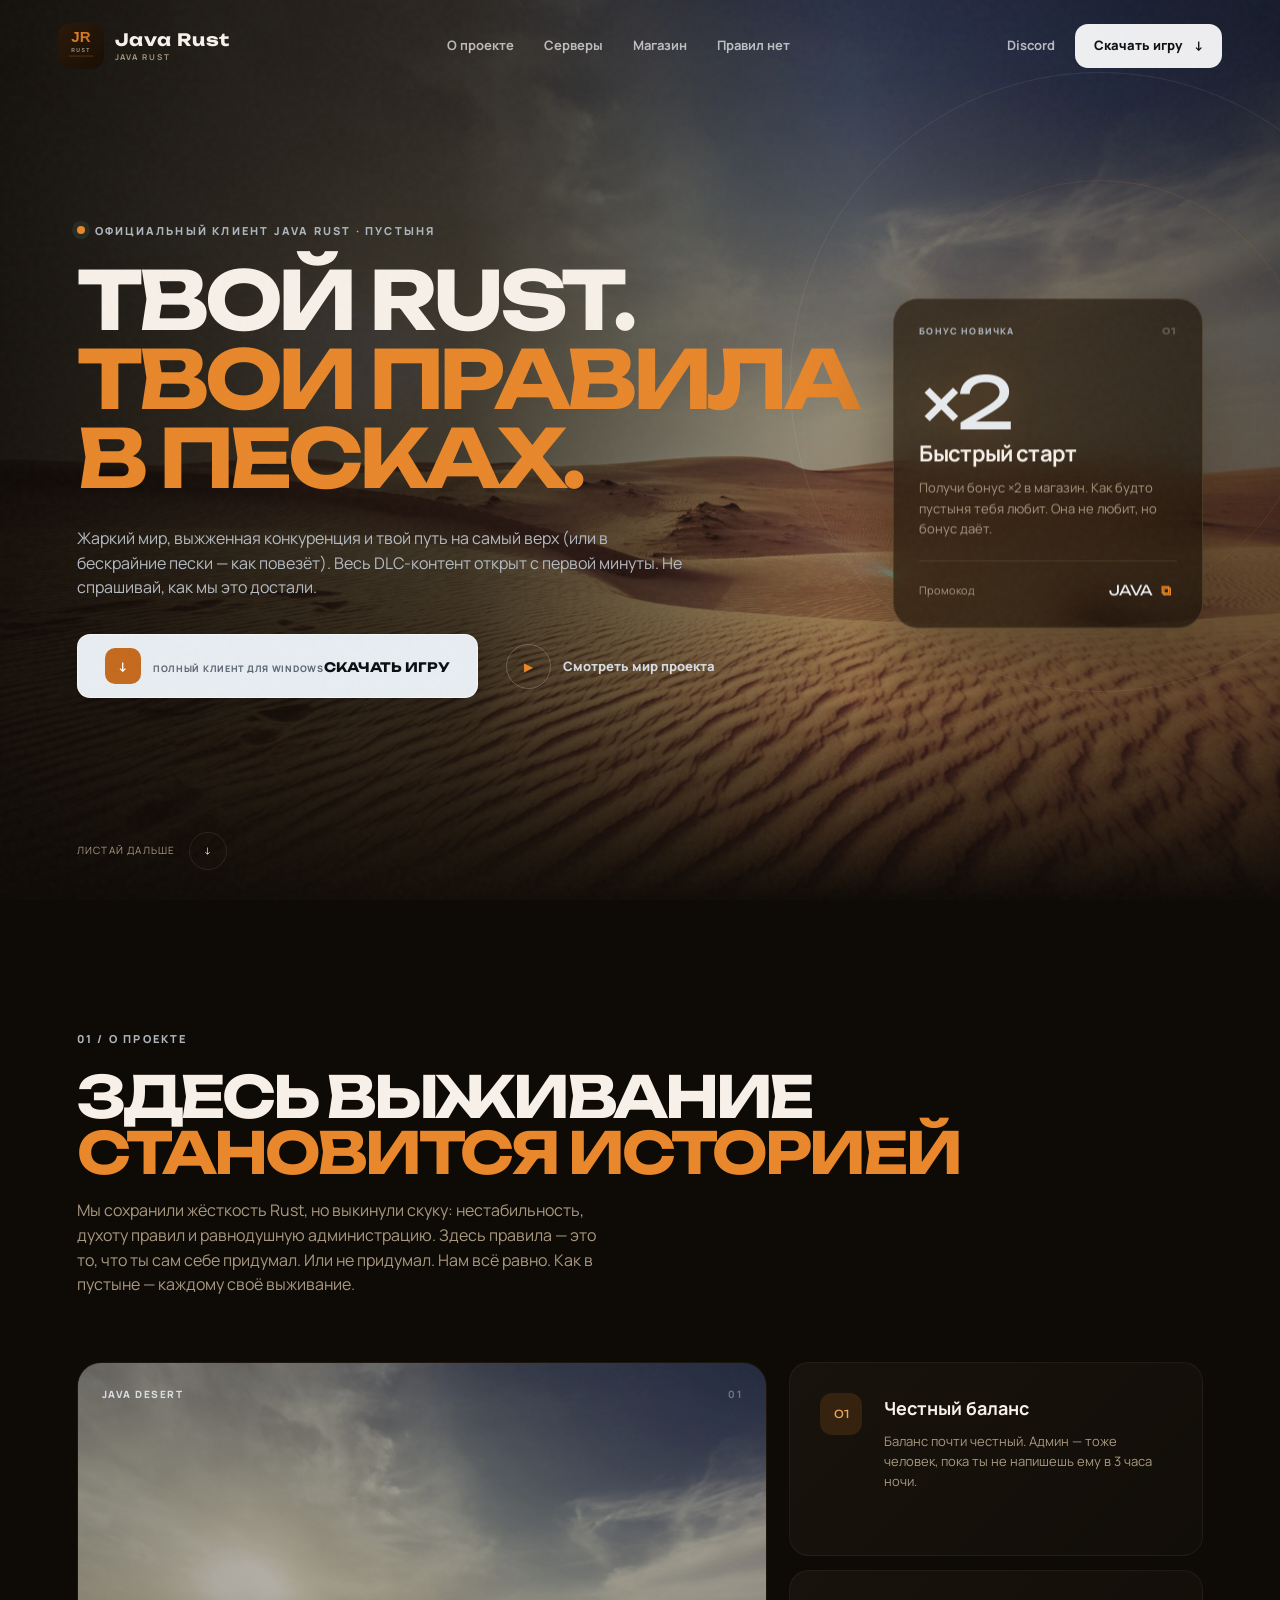
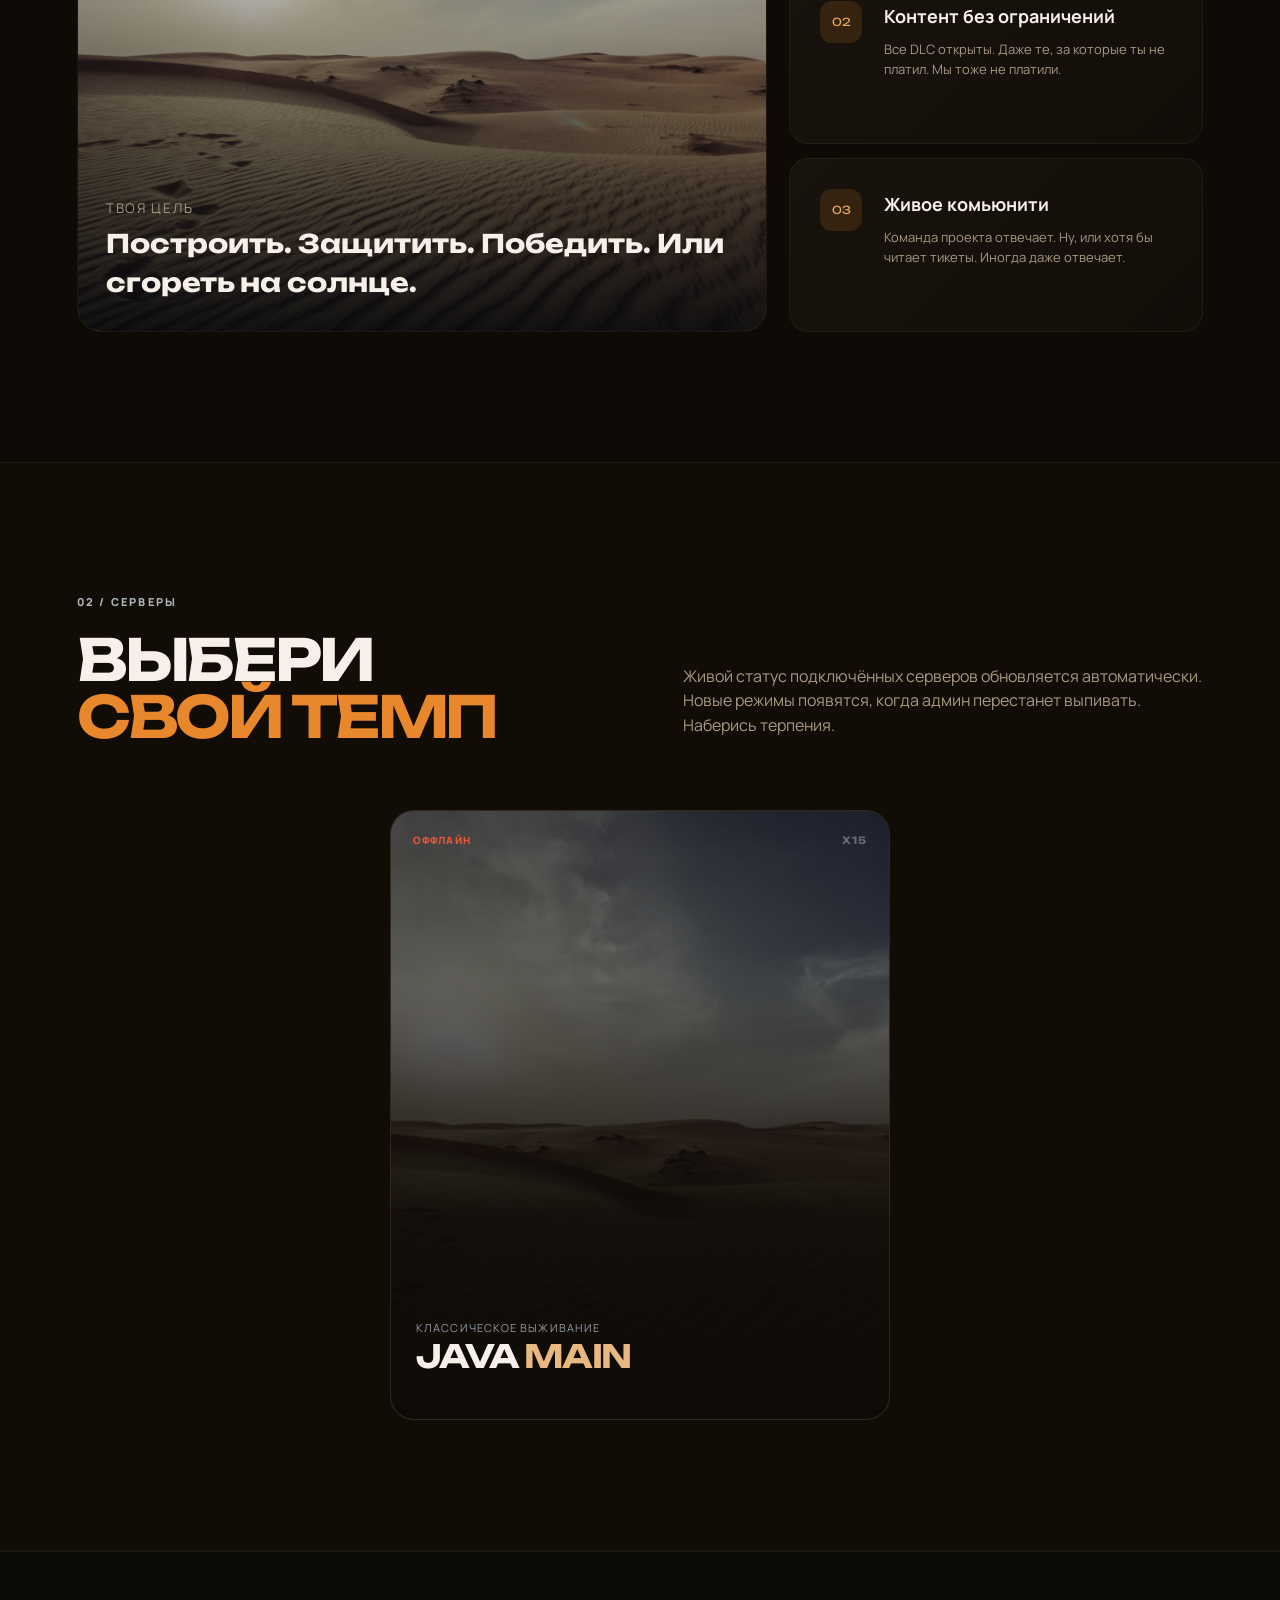
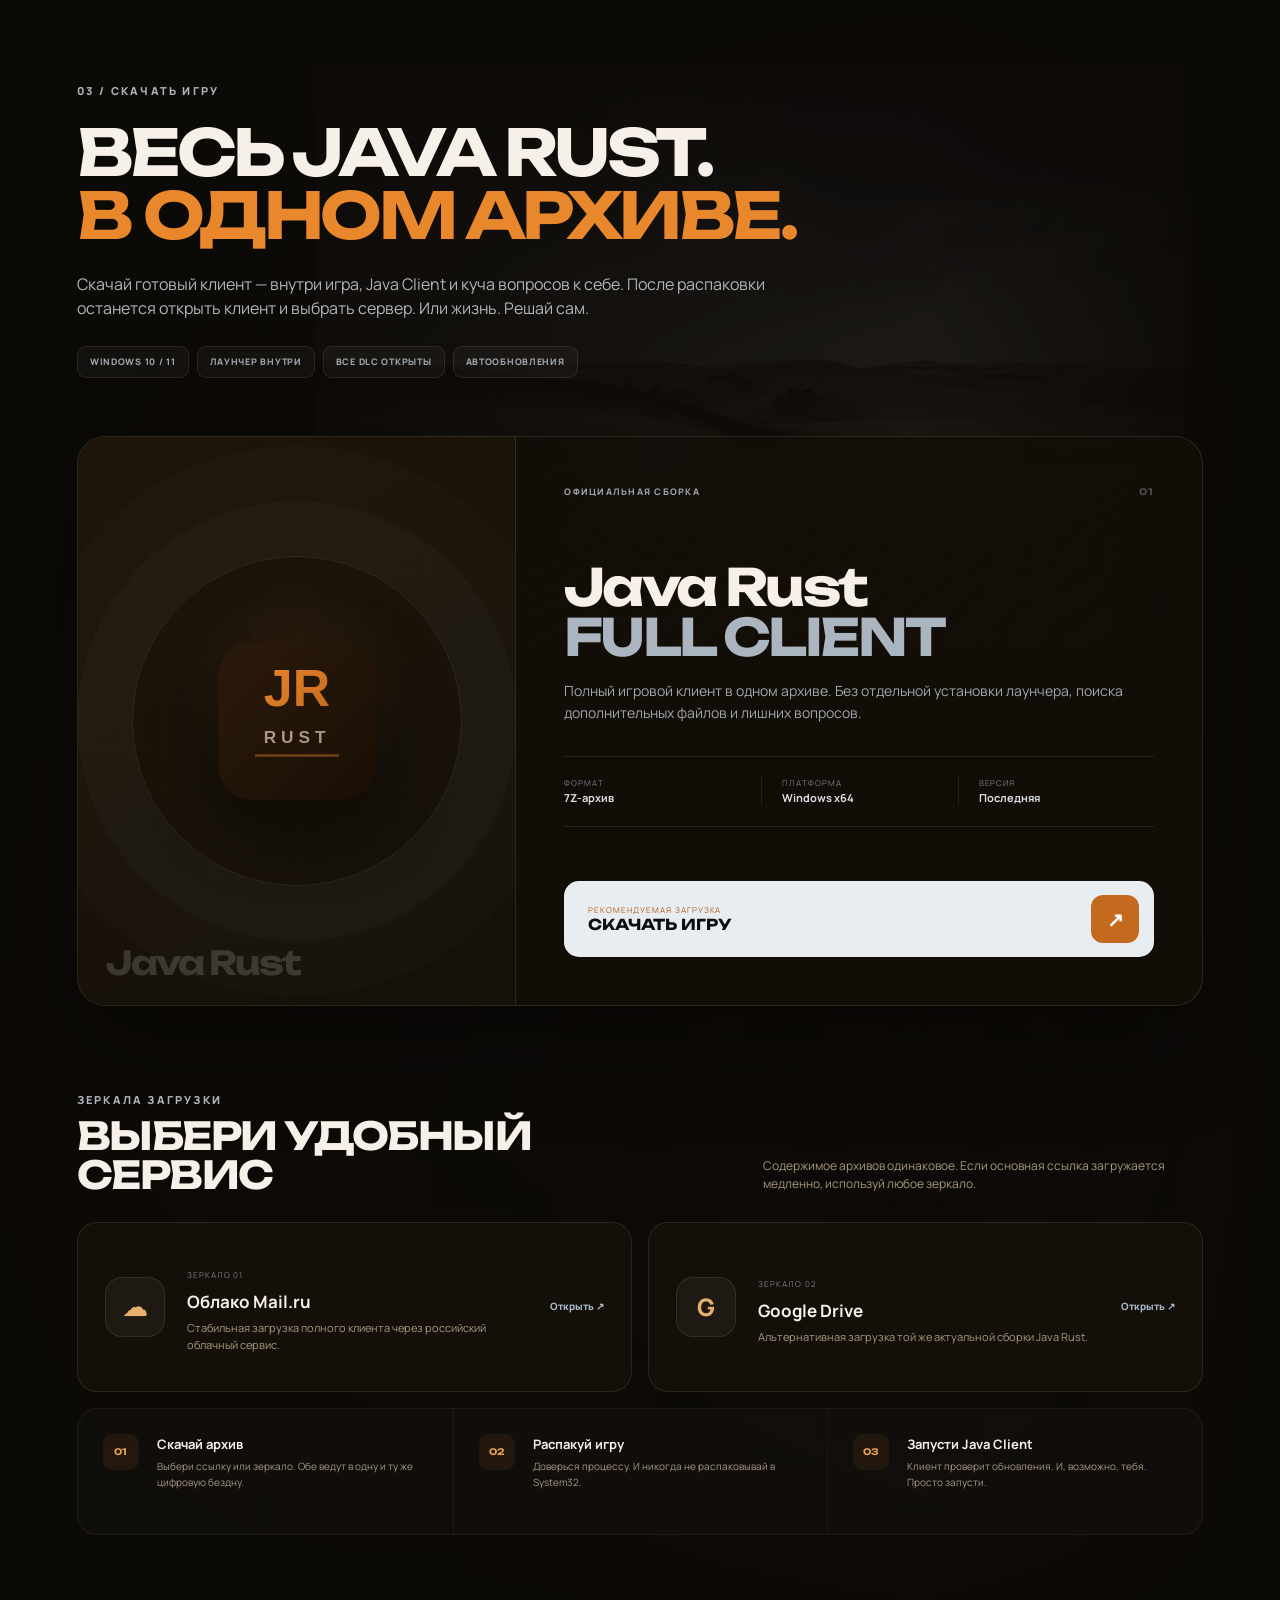
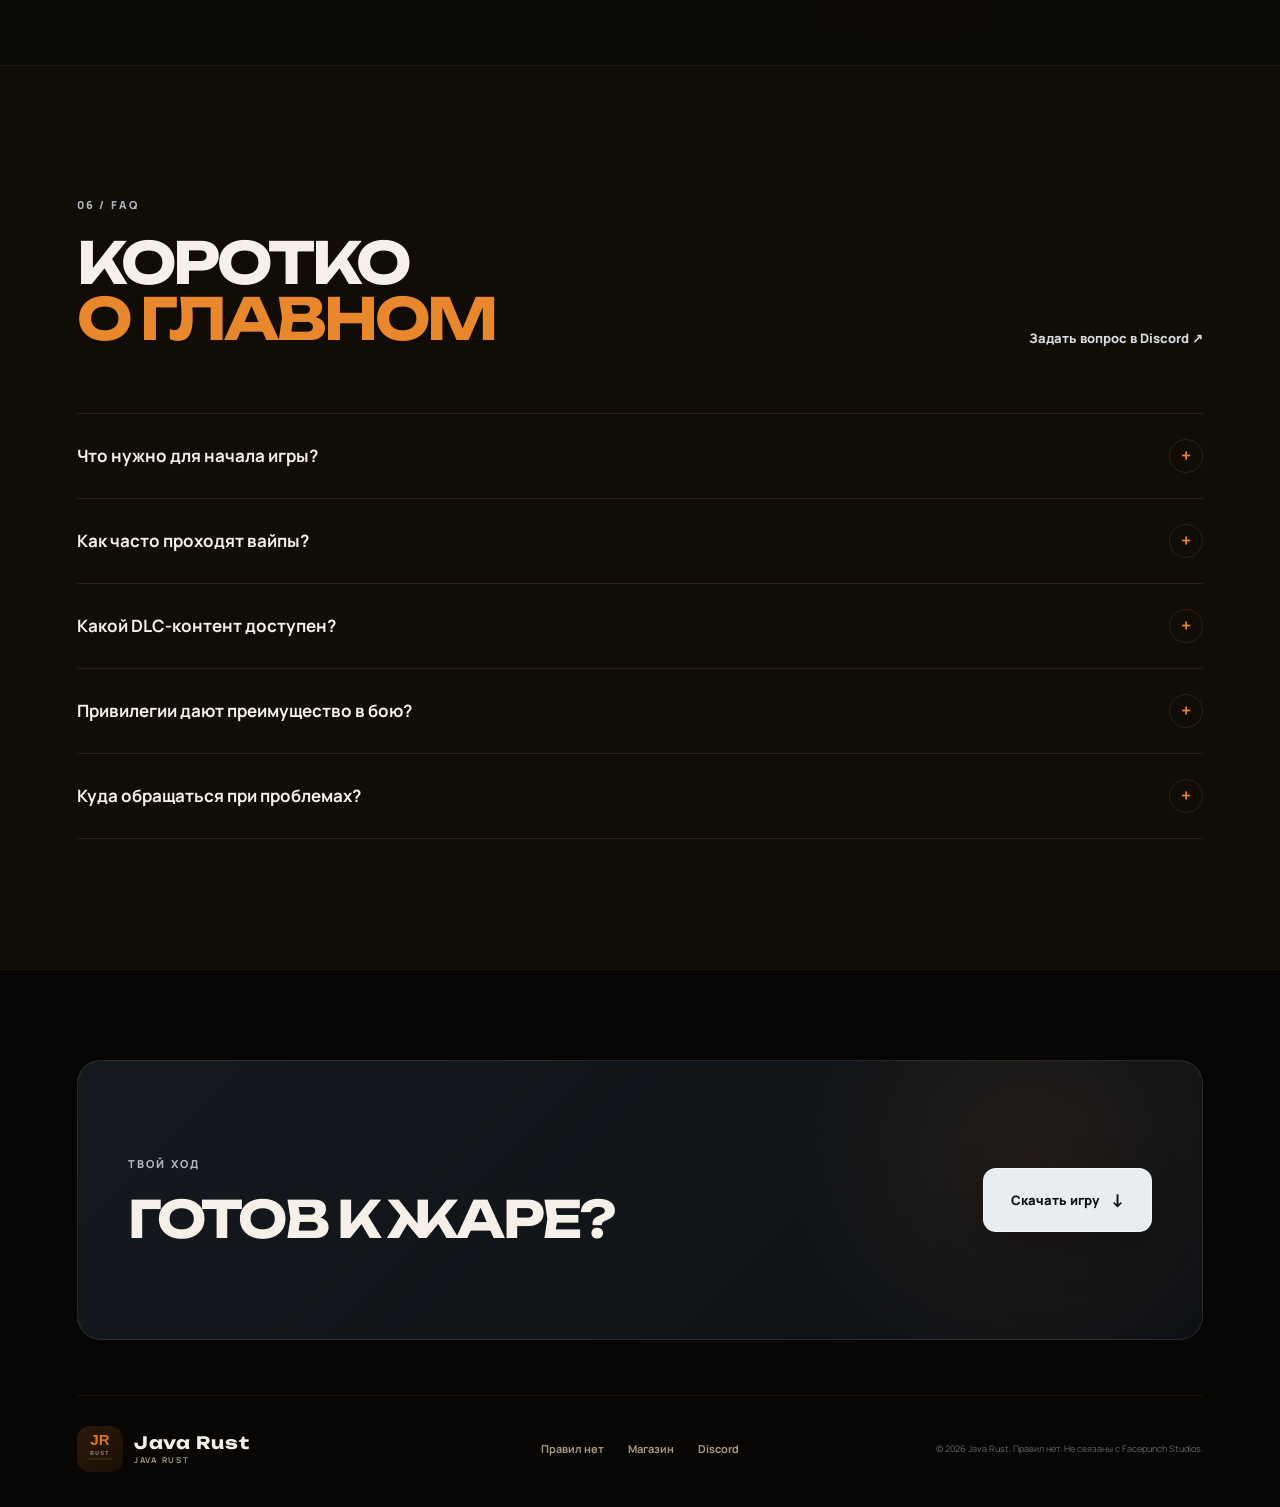
<file: index.html>
<!doctype html>
<html lang="ru">
<head>
  <meta charset="utf-8">
  <meta name="viewport" content="width=device-width, initial-scale=1">
  <meta name="theme-color" content="#0e0a06">
  <title>Java Rust — твоя история выживания</title>
  <meta name="description" content="Java Rust — модифицированные Rust-серверы, честная игра и большая коллекция открытого DLC-контента.">
  <link rel="preconnect" href="https://fonts.googleapis.com">
  <link rel="preconnect" href="https://fonts.gstatic.com" crossorigin>
  <link href="https://fonts.googleapis.com/css2?family=Manrope:wght@400;500;600;700;800&family=Unbounded:wght@600;700;800&display=swap" rel="stylesheet">
  <link rel="stylesheet" href="assets/site.css">
  <script src="assets/site.js" defer></script>
</head>
<body>
  <div class="noise" aria-hidden="true"></div>
  <header class="site-header" data-header>
    <a class="brand" href="index.html" aria-label="Java Rust — главная">
      <img src="assets/logo.svg" alt="">
      <span><b>Java Rust</b><small>JAVA RUST</small></span>
    </a>
    <nav class="desktop-nav" aria-label="Главное меню">
      <a href="#about">О проекте</a>
      <a href="#servers">Серверы</a>
      <a href="store/">Магазин</a>
      <a href="rules.html">Правил нет</a>
    </nav>
    <div class="header-actions">
      <a class="ghost-link" href="https://discord.gg/wMs4Cssfg2" target="_blank" rel="noopener">Discord</a>
      <a class="button button-small" href="#download">Скачать игру <span>↓</span></a>
    </div>
    <button class="menu-toggle" type="button" aria-label="Открыть меню" aria-expanded="false" data-menu-toggle><i></i><i></i></button>
  </header>

  <div class="mobile-menu" data-mobile-menu>
    <a href="#about">О проекте</a><a href="#servers">Серверы</a><a href="store/">Магазин</a><a href="rules.html">Правил нет</a><a href="https://discord.gg/wMs4Cssfg2">Discord</a>
  </div>

  <main>
    <section class="hero">
      <div class="hero-bg" aria-hidden="true"></div>
      <div class="hero-shade" aria-hidden="true"></div>
      <div class="hero-orbit orbit-one" aria-hidden="true"></div>
      <div class="hero-orbit orbit-two" aria-hidden="true"></div>
      <div class="hero-content">
        <p class="kicker"><span></span> Официальный клиент Java Rust · Пустыня</p>
        <h1>ТВОЙ RUST.<br><em>ТВОИ ПРАВИЛА В ПЕСКАХ.</em></h1>
        <p class="hero-copy">Жаркий мир, выжженная конкуренция и твой путь на самый верх (или в бескрайние пески — как повезёт). Весь DLC-контент открыт с первой минуты. Не спрашивай, как мы это достали.</p>
        <div class="hero-actions">
          <a class="button button-primary" href="#download"><span class="button-icon">↓</span><span><small>Полный клиент для Windows</small><strong>СКАЧАТЬ ИГРУ</strong></span></a>
          <a class="text-action" href="#about"><span class="play-icon">▶</span> Смотреть мир проекта</a>
        </div>
      </div>

      <aside class="hero-card glass-card">
        <div class="card-top"><span>БОНУС НОВИЧКА</span><b>01</b></div>
        <div class="bonus-mark">×2</div>
        <h2>Быстрый старт</h2>
        <p>Получи бонус ×2 в магазин. Как будто пустыня тебя любит. Она не любит, но бонус даёт.</p>
        <div class="promo-row"><span>Промокод</span><button type="button" data-copy="JAVA">JAVA <b>⧉</b></button></div>
      </aside>

      <div class="hero-foot">
        <a href="#about" class="scroll-cue"><span>Листай дальше</span><i>↓</i></a>
      </div>
    </section>

    <section class="manifest section-pad" id="about">
      <div class="section-head reveal">
        <p class="section-index">01 / О ПРОЕКТЕ</p>
        <h2>ЗДЕСЬ ВЫЖИВАНИЕ<br><em>СТАНОВИТСЯ ИСТОРИЕЙ</em></h2>
        <p>Мы сохранили жёсткость Rust, но выкинули скуку: нестабильность, духоту правил и равнодушную администрацию. Здесь правила — это то, что ты сам себе придумал. Или не придумал. Нам всё равно. Как в пустыне — каждому своё выживание.</p>
      </div>
      <div class="story-grid">
        <article class="story-visual reveal">
          <img src="assets/desert-bg.jpg" alt="Пустыня Java Rust">
          <div class="story-label"><span>JAVA DESERT</span><b>01</b></div>
          <div class="story-caption"><small>Твоя цель</small><strong>Построить. Защитить. Победить. Или сгореть на солнце.</strong></div>
        </article>
        <div class="feature-stack">
          <article class="feature-card reveal"><span class="feature-number">01</span><div><h3>Честный баланс</h3><p>Баланс почти честный. Админ — тоже человек, пока ты не напишешь ему в 3 часа ночи.</p></div></article>
          <article class="feature-card reveal"><span class="feature-number">02</span><div><h3>Контент без ограничений</h3><p>Все DLC открыты. Даже те, за которые ты не платил. Мы тоже не платили.</p></div></article>
          <article class="feature-card reveal"><span class="feature-number">03</span><div><h3>Живое комьюнити</h3><p>Команда проекта отвечает. Ну, или хотя бы читает тикеты. Иногда даже отвечает.</p></div></article>
        </div>
      </div>
    </section>

    <section class="servers section-pad" id="servers">
      <div class="section-head section-head-row reveal">
        <div><p class="section-index">02 / СЕРВЕРЫ</p><h2>ВЫБЕРИ<br><em>СВОЙ ТЕМП</em></h2></div>
        <p>Живой статус подключённых серверов обновляется автоматически. Новые режимы появятся, когда админ перестанет выпивать. Наберись терпения.</p>
      </div>
      <div class="server-grid">
        <article class="server-card server-card-main reveal" data-server="main" data-address="185.176.94.34:28015">
          <div class="server-image"></div><div class="server-gradient"></div>
          <div class="server-top"><span class="server-state">Оффлайн</span><b>x15</b></div>
          <div class="server-info"><p>Классическое выживание</p><h3>JAVA <em>MAIN</em></h3></div>
        </article>
      </div>
    </section>

    <section class="game-download section-pad" id="download">
      <div class="download-backdrop" aria-hidden="true"></div>
      <div class="download-heading reveal">
        <p class="section-index">03 / СКАЧАТЬ ИГРУ</p>
        <h2>ВЕСЬ Java Rust.<br><em>В ОДНОМ АРХИВЕ.</em></h2>
        <p>Скачай готовый клиент — внутри игра, Java Client и куча вопросов к себе. После распаковки останется открыть клиент и выбрать сервер. Или жизнь. Решай сам.</p>
        <div class="download-tags"><span>Windows 10 / 11</span><span>Лаунчер внутри</span><span>Все DLC открыты</span><span>Автообновления</span></div>
      </div>

      <div class="download-stage reveal">
        <div class="download-visual">
          <img src="assets/logo.svg" alt="Java Rust">
          <div class="download-rings" aria-hidden="true"></div>
          <span>Java Rust</span>
        </div>
        <div class="download-primary">
          <div class="download-file-head"><span>ОФИЦИАЛЬНАЯ СБОРКА</span><b>01</b></div>
          <h3>Java Rust<br><em>FULL CLIENT</em></h3>
          <p>Полный игровой клиент в одном архиве. Без отдельной установки лаунчера, поиска дополнительных файлов и лишних вопросов.</p>
          <div class="download-meta"><span><small>Формат</small><strong>7Z-архив</strong></span><span><small>Платформа</small><strong>Windows x64</strong></span><span><small>Версия</small><strong>Последняя</strong></span></div>
          <a class="download-main-button" href="https://cloud.mail.ru/public/G9WV/7ET6X7BDA" target="_blank" rel="noopener"><span><small>Рекомендуемая загрузка</small><strong>СКАЧАТЬ ИГРУ</strong></span><b>↗</b></a>
        </div>
      </div>

      <div class="mirror-heading reveal"><div><p class="section-index">ЗЕРКАЛА ЗАГРУЗКИ</p><h3>ВЫБЕРИ УДОБНЫЙ СЕРВИС</h3></div><p>Содержимое архивов одинаковое. Если основная ссылка загружается медленно, используй любое зеркало.</p></div>
      <div class="mirror-grid">
        <a class="mirror-card reveal" href="https://cloud.mail.ru/public/G9WV/7ET6X7BDA" target="_blank" rel="noopener">
          <div class="mirror-icon">☁</div><div><small>Зеркало 01</small><h3>Облако Mail.ru</h3><p>Стабильная загрузка полного клиента через российский облачный сервис.</p></div><span>Открыть ↗</span>
        </a>
        <a class="mirror-card reveal" href="https://drive.google.com/file/d/1GmyU14ojdmRUwHruOauOhgEn79TAjlFh/view?usp=sharing" target="_blank" rel="noopener">
          <div class="mirror-icon mirror-google">G</div><div><small>Зеркало 02</small><h3>Google Drive</h3><p>Альтернативная загрузка той же актуальной сборки Java Rust.</p></div><span>Открыть ↗</span>
        </a>
      </div>

      <div class="install-steps reveal">
        <article><span>01</span><div><h3>Скачай архив</h3><p>Выбери ссылку или зеркало. Обе ведут в одну и ту же цифровую бездну.</p></div></article>
        <article><span>02</span><div><h3>Распакуй игру</h3><p>Доверься процессу. И никогда не распаковывай в System32.</p></div></article>
        <article><span>03</span><div><h3>Запусти Java Client</h3><p>Клиент проверит обновления. И, возможно, тебя. Просто запусти.</p></div></article>
      </div>
    </section>

    <section class="faq section-pad">
      <div class="section-head section-head-row reveal"><div><p class="section-index">06 / FAQ</p><h2>КОРОТКО<br><em>О ГЛАВНОМ</em></h2></div><a class="text-action" href="https://discord.gg/wMs4Cssfg2">Задать вопрос в Discord ↗</a></div>
      <div class="faq-list">
        <details class="reveal"><summary>Что нужно для начала игры?<span>+</span></summary><p>Windows 10+, интернет и психологическая устойчивость. Остальное уже внутри архива — игра, лаунчер и твои будущие травмы.</p></details>
        <details class="reveal"><summary>Как часто проходят вайпы?<span>+</span></summary><p>Вайп происходит тогда, когда админу скучно. Или когда он проигрывает. Следи за Discord, если хочешь успеть до того, как твою базу снесут песчаной бурей.</p></details>
        <details class="reveal"><summary>Какой DLC-контент доступен?<span>+</span></summary><p>Вся коллекция: скины, декор, костюмы, инструменты и наборы — без покупок. Мы не спрашиваем, откуда это. И ты не спрашивай.</p></details>
        <details class="reveal"><summary>Привилегии дают преимущество в бою?<span>+</span></summary><p>Нет. Привилегии дают комфорт, косметику и очередь без багов. Умирать ты будешь так же красиво и без них.</p></details>
        <details class="reveal"><summary>Куда обращаться при проблемах?<span>+</span></summary><p>Открой тикет в Discord Java Rust. Команда поможет с лаунчером, игрой и, если повезёт, с твоей жизнью. Последнее не обещаем. Песок жалит всех одинаково.</p></details>
      </div>
    </section>
  </main>

  <footer class="site-footer">
    <div class="footer-cta"><div><p class="section-index">ТВОЙ ХОД</p><h2>ГОТОВ К ЖАРЕ?</h2></div><a class="button button-primary" href="#download">Скачать игру <span>↓</span></a></div>
    <div class="footer-bottom"><a class="brand" href="index.html"><img src="assets/logo.svg" alt=""><span><b>Java Rust</b><small>JAVA RUST</small></span></a><nav><a href="rules.html">Правил нет</a><a href="store/">Магазин</a><a href="https://discord.gg/wMs4Cssfg2">Discord</a></nav><p>© 2026 Java Rust. Правил нет. Не связаны с Facepunch Studios.</p></div>
  </footer>
</body>
</html>
</file>
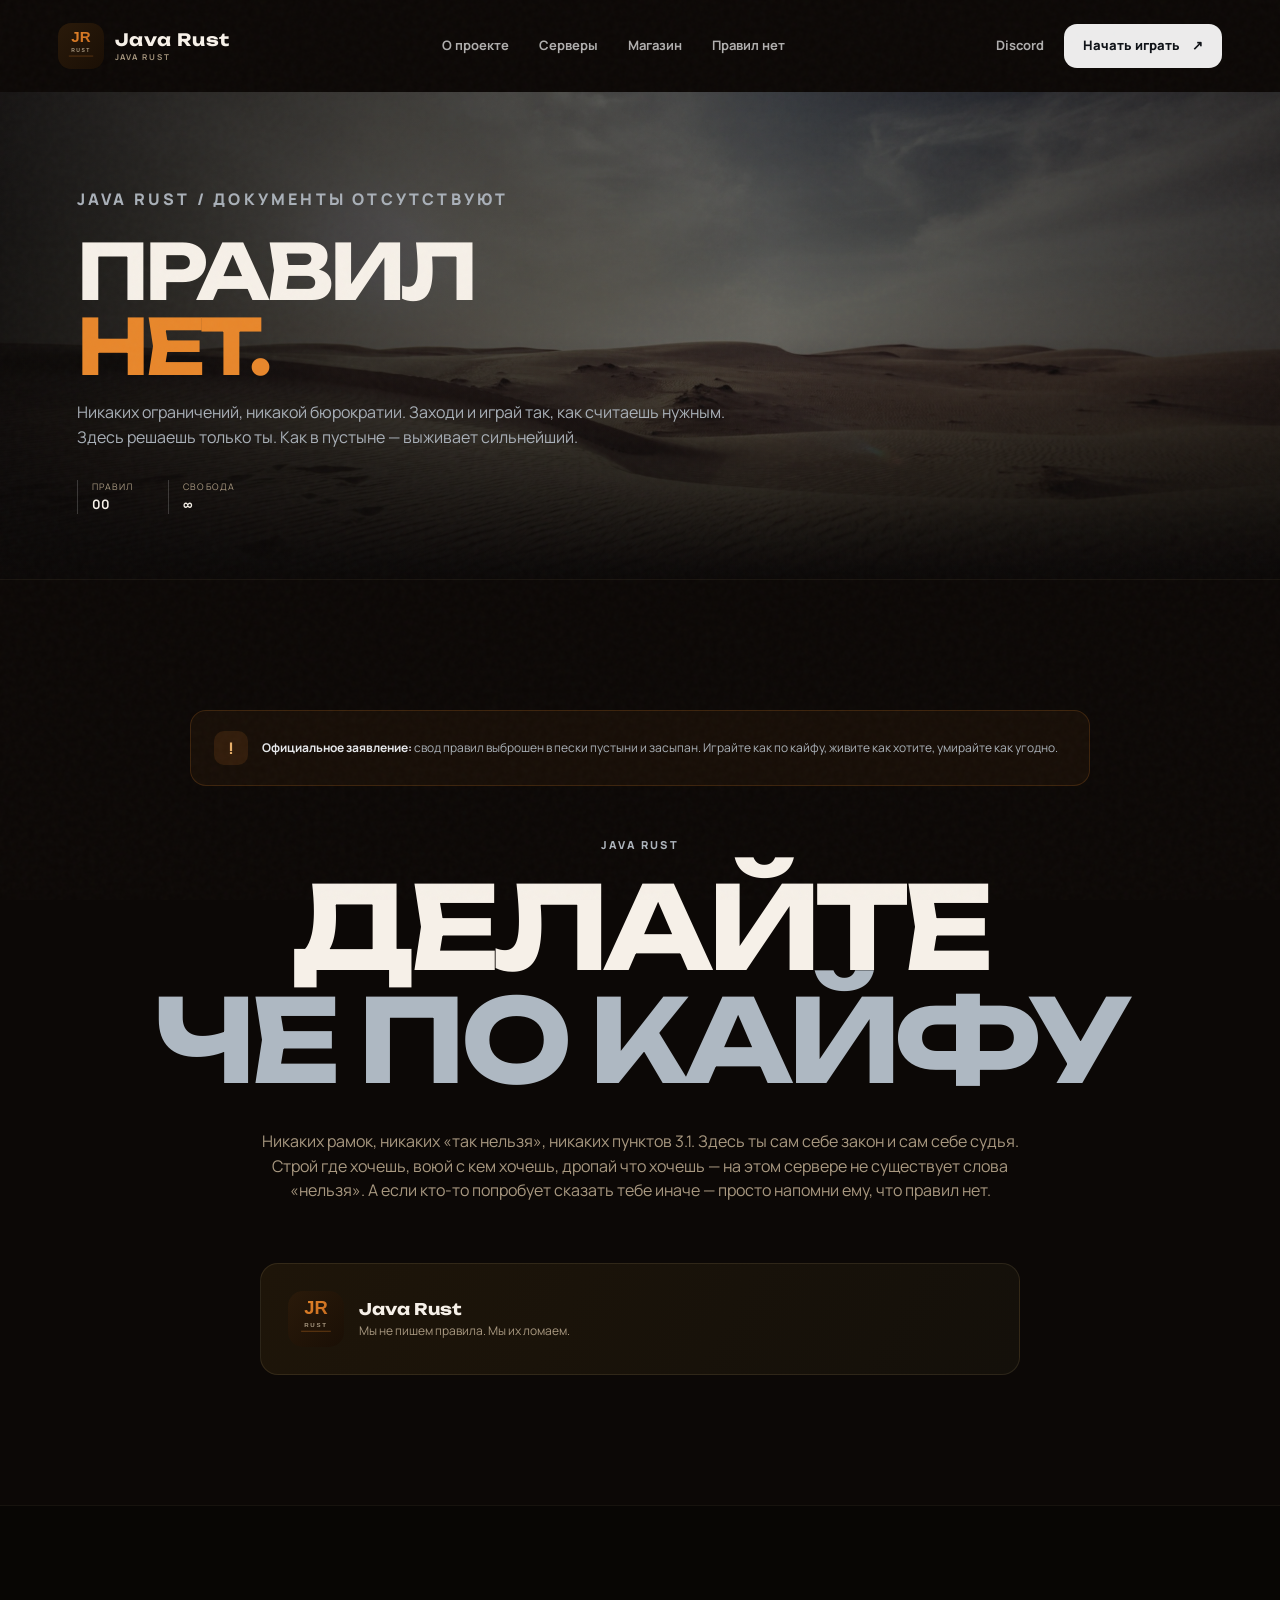
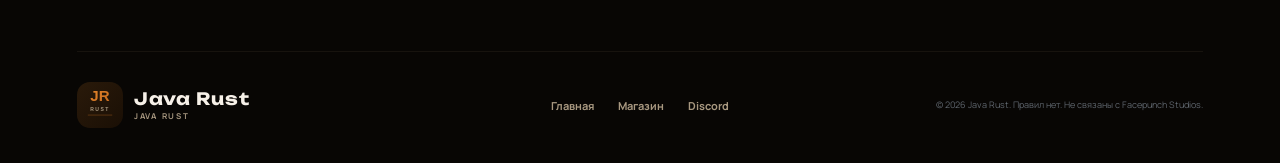
<file: rules.html>
<!doctype html>
<html lang="ru">
<head>
  <meta charset="utf-8">
  <meta name="viewport" content="width=device-width, initial-scale=1">
  <meta name="theme-color" content="#0e0a06">
  <title>Правил нет — Java Rust</title>
  <link rel="preconnect" href="https://fonts.googleapis.com">
  <link rel="preconnect" href="https://fonts.gstatic.com" crossorigin>
  <link href="https://fonts.googleapis.com/css2?family=Manrope:wght@400;500;600;700;800&family=Unbounded:wght@600;700;800&display=swap" rel="stylesheet">
  <link rel="stylesheet" href="assets/site.css">
  <script src="assets/site.js" defer></script>
</head>
<body>
  <div class="noise" aria-hidden="true"></div>
  <header class="site-header scrolled" data-header>
    <a class="brand" href="index.html"><img src="assets/logo.svg" alt=""><span><b>Java Rust</b><small>JAVA RUST</small></span></a>
    <nav class="desktop-nav"><a href="index.html#about">О проекте</a><a href="index.html#servers">Серверы</a><a href="store/">Магазин</a><a href="rules.html">Правил нет</a></nav>
    <div class="header-actions"><a class="ghost-link" href="https://discord.gg/wMs4Cssfg2">Discord</a><a class="button button-small" href="index.html#download">Начать играть <span>↗</span></a></div>
    <button class="menu-toggle" type="button" aria-label="Открыть меню" aria-expanded="false" data-menu-toggle><i></i><i></i></button>
  </header>
  <div class="mobile-menu" data-mobile-menu><a href="index.html">Главная</a><a href="store/">Магазин</a><a href="rules.html">Правил нет</a><a href="https://discord.gg/wMs4Cssfg2">Discord</a></div>

  <main class="inner-page rules-page">
    <section class="inner-hero rules-hero">
      <div class="inner-hero-content">
        <p class="section-index">Java Rust / ДОКУМЕНТЫ ОТСУТСТВУЮТ</p>
        <h1>ПРАВИЛ<br><em>НЕТ.</em></h1>
        <p>Никаких ограничений, никакой бюрократии. Заходи и играй так, как считаешь нужным. Здесь решаешь только ты. Как в пустыне — выживает сильнейший.</p>
        <div class="rules-meta"><span><small>Правил</small><strong>00</strong></span><span><small>Свобода</small><strong>∞</strong></span></div>
      </div>
    </section>

    <div class="section-pad" style="text-align:center">
      <div class="rules-note reveal" style="max-width: 900px; margin: 0 auto 50px; text-align:left">
        <span>!</span><p><strong>Официальное заявление:</strong> свод правил выброшен в пески пустыни и засыпан. Играйте как по кайфу, живите как хотите, умирайте как угодно.</p>
      </div>

      <p class="section-index" style="margin: 0 0 18px">Java Rust</p>
      <h2 style="font-family: var(--display); font-size: clamp(48px, 9vw, 130px); line-height: .98; letter-spacing: -.05em; text-transform: uppercase; margin: 0">ДЕЛАЙТЕ<br><em style="color: #aeb8c2; font-style: normal">ЧЕ ПО КАЙФУ</em></h2>

      <p style="max-width: 760px; margin: 32px auto 60px; color: var(--muted); font-size: 16px">Никаких рамок, никаких «так нельзя», никаких пунктов 3.1. Здесь ты сам себе закон и сам себе судья. Строй где хочешь, воюй с кем хочешь, дропай что хочешь — на этом сервере не существует слова «нельзя». А если кто-то попробует сказать тебе иначе — просто напомни ему, что правил нет.</p>

      <div class="rules-signoff reveal" style="max-width: 760px; margin: 0 auto; text-align:left">
        <img src="assets/logo.svg" alt=""><div><strong>Java Rust</strong><span>Мы не пишем правила. Мы их ломаем.</span></div>
      </div>
    </div>
  </main>

  <footer class="site-footer"><div class="footer-bottom"><a class="brand" href="index.html"><img src="assets/logo.svg" alt=""><span><b>Java Rust</b><small>JAVA RUST</small></span></a><nav><a href="index.html">Главная</a><a href="store/">Магазин</a><a href="https://discord.gg/wMs4Cssfg2=">Discord</a></nav><p>© 2026 Java Rust. Правил нет. Не связаны с Facepunch Studios.</p></div></footer>
</body>
</html>
</file>
<file: assets/site.css>
:root {
  --bg: #0e0a06;
  --bg-soft: #151009;
  --panel: rgba(24, 18, 10, .82);
  --panel-solid: #1a130b;
  --line: rgba(255, 220, 160, .10);
  --line-soft: rgba(255, 220, 160, .06);
  --text: #f6f0e8;
  --muted: #a89880;
  --blue: #e8872b;
  --blue-soft: rgba(232, 135, 43, .14);
  --green: #e8872b;
  --radius: 24px;
  --display: "Unbounded", sans-serif;
  --body: "Manrope", sans-serif;
}

* { box-sizing: border-box; }
html { scroll-behavior: smooth; background: var(--bg); }
body { margin: 0; color: var(--text); background: var(--bg); font-family: var(--body); font-size: 16px; line-height: 1.55; overflow-x: hidden; }
a { color: inherit; text-decoration: none; }
button, input { font: inherit; }
button { color: inherit; }
img { display: block; max-width: 100%; }
::selection { background: var(--blue); color: #1a0e04; }

.noise { position: fixed; inset: 0; z-index: 30; pointer-events: none; opacity: .035; background-image: url("data:image/svg+xml,%3Csvg viewBox='0 0 180 180' xmlns='http://www.w3.org/2000/svg'%3E%3Cfilter id='n'%3E%3CfeTurbulence type='fractalNoise' baseFrequency='.82' numOctaves='3' stitchTiles='stitch'/%3E%3C/filter%3E%3Crect width='100%25' height='100%25' filter='url(%23n)' opacity='.8'/%3E%3C/svg%3E"); }

.site-header { position: fixed; top: 0; left: 0; right: 0; z-index: 50; height: 92px; padding: 0 4.5vw; display: flex; align-items: center; gap: 44px; border-bottom: 1px solid transparent; transition: background .3s, border-color .3s, height .3s; }
.site-header.scrolled { height: 74px; background: rgba(14, 10, 6, .88); border-color: var(--line-soft); backdrop-filter: blur(18px); }
.brand { display: inline-flex; align-items: center; gap: 11px; min-width: max-content; }
.brand img { width: 46px; height: 46px; border-radius: 13px; }
.brand span { display: grid; line-height: 1; gap: 5px; }
.brand b { font-family: var(--display); font-size: 17px; letter-spacing: .05em; }
.brand small { color: var(--muted); font-size: 8px; letter-spacing: .22em; font-weight: 700; }
.desktop-nav { margin: 0 auto; display: flex; gap: 30px; }
.desktop-nav a, .ghost-link { color: rgba(255,255,255,.67); font-size: 13px; font-weight: 700; transition: color .2s; }
.desktop-nav a:hover, .ghost-link:hover { color: #fff; }
.header-actions { display: flex; align-items: center; gap: 20px; }
.button { border: 1px solid rgba(255,255,255,.14); border-radius: 13px; min-height: 52px; padding: 0 22px; display: inline-flex; align-items: center; justify-content: center; gap: 12px; background: rgba(255,255,255,.07); font-size: 13px; font-weight: 800; transition: transform .2s, background .2s, border-color .2s; }
.button:hover { transform: translateY(-2px); border-color: rgba(255,255,255,.25); background: rgba(255,255,255,.11); }
.button-small { min-height: 44px; padding: 0 18px; background: rgba(255,255,255,.92); color: #101318; border-color: transparent; }
.button-small:hover { background: #fff; }
.button-primary { min-height: 64px; padding: 0 27px; background: #e8edf2; color: #0b0e12; border-color: rgba(255,255,255,.55); box-shadow: 0 14px 45px rgba(0,0,0,.28); }
.button-primary:hover { background: #fff; box-shadow: 0 18px 55px rgba(0,0,0,.35); }
.button-primary .button-icon { width: 36px; height: 36px; display: grid; place-items: center; border-radius: 10px; color: white; background: #c46a1e; }
.button-primary > span:not(.button-icon) { font-size: 18px; }
.button-primary span span { display: grid; line-height: 1.1; }
.button-primary small { font-size: 9px; color: #5e6873; text-transform: uppercase; letter-spacing: .08em; }
.button-primary strong { font-family: var(--display); font-size: 13px; }
.menu-toggle { display: none; margin-left: auto; width: 44px; height: 44px; border-radius: 12px; border: 1px solid var(--line); background: rgba(255,255,255,.05); }
.menu-toggle i { display: block; width: 18px; height: 1px; margin: 5px auto; background: white; transition: transform .2s; }
.mobile-menu { display: none; }

.hero { position: relative; min-height: 100svh; overflow: hidden; display: flex; align-items: center; padding: 145px 6vw 125px; }
.hero-bg { position: absolute; inset: 0; background: url('desert-bg.jpg') center 42% / cover no-repeat; transform: scale(1.02); animation: hero-drift 16s ease-in-out infinite alternate; }
.hero-shade { position: absolute; inset: 0; background: linear-gradient(90deg, rgba(14,10,6,.95) 0%, rgba(20,14,8,.79) 36%, rgba(14,10,6,.25) 67%, rgba(14,10,6,.5) 100%), linear-gradient(0deg, #0e0a06 0%, transparent 23%, rgba(14,10,6,.16) 100%); }
.hero::after { content: ''; position: absolute; inset: 0; background: radial-gradient(circle at 76% 45%, rgba(232,135,43,.15), transparent 31%); pointer-events: none; }
.hero-orbit { position: absolute; border: 1px solid rgba(255,255,255,.08); border-radius: 50%; pointer-events: none; }
.orbit-one { width: 620px; height: 620px; right: -130px; top: 8%; }
.orbit-two { width: 420px; height: 420px; right: -30px; top: 20%; border-color: rgba(232,135,43,.13); }
.hero-content { position: relative; z-index: 2; width: min(790px, 62vw); }
.kicker, .section-index { margin: 0 0 22px; color: #aeb5bd; font-size: 11px; font-weight: 800; letter-spacing: .2em; text-transform: uppercase; }
.kicker { display: flex; align-items: center; gap: 10px; }
.kicker span { width: 8px; height: 8px; border-radius: 50%; background: var(--green); box-shadow: 0 0 0 5px rgba(118,201,154,.10); }
h1, h2 { margin: 0; font-family: var(--display); line-height: .98; letter-spacing: -.055em; text-transform: uppercase; }
h1 { font-size: clamp(52px, 6.3vw, 106px); max-width: 980px; }
h1 em, h2 em { color: #e8872b; font-style: normal; }
.hero-copy { max-width: 610px; margin: 28px 0 34px; color: #b5bbc2; font-size: clamp(15px, 1.25vw, 19px); }
.hero-actions { display: flex; align-items: center; gap: 28px; }
.text-action { display: inline-flex; align-items: center; gap: 12px; color: #d6dade; font-size: 13px; font-weight: 800; }
.play-icon { width: 45px; height: 45px; display: grid; place-items: center; border-radius: 50%; border: 1px solid rgba(255,255,255,.21); color: var(--blue); font-size: 11px; }
.hero-card { position: absolute; z-index: 3; right: 6vw; top: 50%; width: 310px; transform: translateY(-46%); }
.glass-card { padding: 25px; border: 1px solid rgba(255,220,160,.13); border-radius: 25px; background: linear-gradient(145deg, rgba(40,28,14,.72), rgba(18,12,6,.68)); box-shadow: 0 30px 90px rgba(0,0,0,.35); backdrop-filter: blur(18px); }
.card-top { display: flex; justify-content: space-between; color: #aeb4bc; font-size: 9px; font-weight: 800; letter-spacing: .13em; }
.card-top b { color: rgba(255,255,255,.22); font-family: var(--display); }
.bonus-mark { margin: 28px 0 5px; font-family: var(--display); font-size: 72px; line-height: 1; color: #e7eaed; letter-spacing: -.1em; text-shadow: 0 0 35px rgba(232,135,43,.18); }
.hero-card h2 { font-family: var(--body); font-size: 22px; text-transform: none; letter-spacing: -.03em; }
.hero-card > p { color: var(--muted); font-size: 13px; }
.promo-row { margin-top: 22px; padding-top: 17px; display: flex; align-items: center; justify-content: space-between; border-top: 1px solid var(--line); }
.promo-row > span { color: var(--muted); font-size: 11px; }
.promo-row button { border: 0; background: transparent; color: #eef2f5; font-family: var(--display); font-size: 14px; cursor: pointer; }
.promo-row button b { color: var(--blue); margin-left: 5px; }
.hero-foot { position: absolute; z-index: 3; left: 6vw; right: 6vw; bottom: 30px; display: flex; justify-content: space-between; align-items: center; }
.live-pill { display: none; }
.live-pill > span { grid-row: 1 / 3; width: 9px; height: 9px; border-radius: 50%; background: #6f7780; }
.live-pill.has-online > span { background: var(--green); }
.live-pill b { font-size: 11px; text-transform: uppercase; letter-spacing: .08em; }
.live-pill small { color: var(--muted); font-size: 9px; }
.scroll-cue { display: flex; align-items: center; gap: 14px; color: var(--muted); font-size: 10px; text-transform: uppercase; letter-spacing: .12em; }
.scroll-cue i { width: 38px; height: 38px; display: grid; place-items: center; border-radius: 50%; border: 1px solid var(--line); font-style: normal; color: #fff; }

.section-pad { padding: 130px 6vw; }
.section-head { max-width: 980px; margin-bottom: 65px; }
.section-head h2 { font-size: clamp(38px, 4.5vw, 72px); }
.section-head > p:not(.section-index), .section-head-row > p { color: var(--muted); max-width: 520px; font-size: 16px; }
.section-head-row { max-width: none; display: flex; align-items: flex-end; justify-content: space-between; gap: 50px; }
.section-head-row > p { margin: 0 0 7px; }
.manifest { position: relative; background: #0e0a06; }
.story-grid { display: grid; grid-template-columns: minmax(0, 1.25fr) minmax(340px, .75fr); gap: 22px; }
.story-visual { position: relative; min-height: 570px; overflow: hidden; border-radius: var(--radius); border: 1px solid var(--line-soft); }
.story-visual::after { content: ''; position: absolute; inset: 0; background: linear-gradient(0deg, rgba(7,9,12,.9), transparent 60%), linear-gradient(90deg, rgba(7,9,12,.25), transparent); }
.story-visual img { width: 100%; height: 100%; object-fit: cover; filter: saturate(.8) brightness(.8) sepia(.2); transition: transform .7s; }
.story-visual:hover img { transform: scale(1.025); }
.story-label { position: absolute; z-index: 2; top: 24px; left: 24px; right: 24px; display: flex; justify-content: space-between; color: #d9dde2; font-size: 10px; letter-spacing: .15em; font-weight: 800; }
.story-label b { color: rgba(255,255,255,.35); }
.story-caption { position: absolute; z-index: 2; bottom: 28px; left: 28px; display: grid; gap: 5px; }
.story-caption small { color: var(--muted); text-transform: uppercase; letter-spacing: .13em; }
.story-caption strong { font-family: var(--display); font-size: clamp(20px, 2vw, 30px); }
.feature-stack { display: grid; gap: 14px; }
.feature-card { padding: 30px; border: 1px solid var(--line-soft); border-radius: 20px; background: linear-gradient(135deg, rgba(255,220,160,.045), rgba(255,220,160,.018)); display: grid; grid-template-columns: 46px 1fr; gap: 18px; align-items: start; transition: border-color .2s, transform .2s; }
.feature-card:hover { transform: translateX(-4px); border-color: rgba(232,135,43,.22); }
.feature-number { width: 42px; height: 42px; display: grid; place-items: center; border-radius: 12px; background: var(--blue-soft); color: #e8a75c; font-family: var(--display); font-size: 11px; }
.feature-card h3 { margin: 2px 0 8px; font-size: 18px; }
.feature-card p { margin: 0; color: var(--muted); font-size: 13px; }

.servers { background: #110c06; border-block: 1px solid var(--line-soft); }
.server-grid { display: grid; grid-template-columns: 1fr; gap: 18px; max-width: 500px; margin: 0 auto; }
.server-card { position: relative; min-height: 610px; overflow: hidden; border-radius: var(--radius); border: 1px solid var(--line); background: #1a130b; }
.server-image, .server-gradient { position: absolute; inset: 0; }
.server-image { background-position: center; background-size: cover; filter: saturate(.55) brightness(.56); transition: transform .6s, filter .6s; }
.server-card:hover .server-image { transform: scale(1.035); filter: saturate(.72) brightness(.62); }
.server-card-main .server-image { background-image: url('desert-bg.jpg'); background-size: cover; background-position: center; }
.server-card-fight .server-image { background-image: url('desert-bg.jpg'); background-size: cover; background-position: 30% center; }
.server-card-build .server-image { background-image: url('desert-bg.jpg'); background-size: cover; background-position: 70% center; }
.server-gradient { background: linear-gradient(0deg, #0e0a06 0%, rgba(14,10,6,.92) 33%, rgba(14,10,6,.07) 72%), linear-gradient(90deg, rgba(14,10,6,.24), transparent); }
.server-top { position: absolute; top: 22px; left: 22px; right: 22px; display: flex; align-items: center; gap: 8px; color: #d9dde1; font-size: 10px; font-weight: 800; text-transform: uppercase; letter-spacing: .11em; }
.server-top b { margin-left: auto; color: rgba(255,255,255,.32); font-family: var(--display); }
.status-dot { display: none; }
.server-card.is-online .status-dot { background: var(--green); box-shadow: 0 0 0 5px rgba(118,201,154,.09); }
.server-card.is-offline .status-dot { background: #787f87; }
.server-card:not(.is-online) .server-state { color: #e85a3b; }
.server-info { position: absolute; z-index: 2; left: 25px; right: 25px; bottom: 25px; }
.server-info > p { margin: 0 0 4px; color: #939ba4; font-size: 11px; text-transform: uppercase; letter-spacing: .1em; }
.server-info h3 { margin: 0 0 22px; font: 700 clamp(28px, 2.5vw, 40px)/1 var(--display); letter-spacing: -.05em; }
.server-info h3 em { color: #e8b880; font-style: normal; }
.server-stats { display: grid; grid-template-columns: 1fr 1fr; padding: 17px 0; border-block: 1px solid var(--line); }
.server-stats span { display: grid; }
.server-stats span + span { border-left: 1px solid var(--line); padding-left: 18px; }
.server-stats small { color: var(--muted); font-size: 9px; text-transform: uppercase; letter-spacing: .12em; }
.server-stats b { font-size: 13px; }
.server-connect { width: 100%; margin-top: 17px; min-height: 50px; padding: 0 14px; display: flex; align-items: center; justify-content: space-between; border: 1px solid var(--line); border-radius: 12px; background: rgba(255,255,255,.045); cursor: pointer; }
.server-connect span { color: #b9c0c7; font-size: 11px; }
.server-connect b { color: #d7e3ed; font-size: 10px; }
.server-connect:disabled { cursor: default; opacity: .7; }
.server-card-upcoming .server-image { filter: grayscale(.5) saturate(.35) brightness(.43); }
.server-card-upcoming:hover .server-image { filter: grayscale(.45) saturate(.4) brightness(.48); }
.server-card-upcoming .server-info h3 em { color: #e8a858; }
.server-status-note { margin: 24px 0 0; color: #747d86; font-size: 10px; text-align: right; }

.season { position: relative; min-height: 780px; display: flex; align-items: center; overflow: hidden; }
.season-bg { position: absolute; inset: 0; background: linear-gradient(90deg, rgba(14,10,6,.97) 5%, rgba(14,10,6,.78) 45%, rgba(14,10,6,.22) 80%), linear-gradient(0deg, #0e0a06, transparent 28%, transparent 70%, #0e0a06), url('desert-bg.jpg') center / cover no-repeat; filter: saturate(.68); }
.season-content { position: relative; z-index: 2; width: min(760px, 62vw); }
.season-content h2 { font-size: clamp(40px, 5vw, 79px); }
.season-content > p:not(.section-index) { margin: 28px 0; max-width: 620px; color: #a9b0b7; font-size: 17px; }
.wipe-line { max-width: 620px; margin: 35px 0; padding: 18px 0; display: flex; align-items: center; gap: 25px; border-block: 1px solid var(--line); }
.wipe-line span { display: grid; min-width: 190px; }
.wipe-line i { width: 1px; height: 34px; background: var(--line); }
.wipe-line small { color: var(--muted); font-size: 9px; text-transform: uppercase; letter-spacing: .1em; }
.wipe-line strong { font-size: 13px; }

.privileges { background: #110c06; }
.privilege-grid { display: grid; grid-template-columns: repeat(3, 1fr); gap: 18px; }
.price-card { position: relative; overflow: hidden; min-height: 445px; padding: 38px; border-radius: var(--radius); border: 1px solid var(--line); background: linear-gradient(145deg, #1e1509, #14100a); }
.price-card.featured { border-color: rgba(232,135,43,.28); background: linear-gradient(145deg, #221808, #16120a); }
.price-glow { position: absolute; top: -100px; right: -90px; width: 260px; height: 260px; border-radius: 50%; background: rgba(255,255,255,.035); filter: blur(20px); }
.featured .price-glow { background: rgba(232,135,43,.10); }
.price-card > p { margin: 0 0 10px; color: var(--muted); font-size: 10px; font-weight: 800; letter-spacing: .16em; }
.price-card h3 { margin: 0 0 14px; font: 700 35px/1 var(--display); }
.price-card > strong { font-size: 22px; }
.price-card > strong small { color: var(--muted); font-size: 11px; font-weight: 600; }
.price-card ul { list-style: none; padding: 24px 0; margin: 28px 0; border-block: 1px solid var(--line); }
.price-card li { position: relative; padding: 7px 0 7px 22px; color: #b4bbc2; font-size: 13px; }
.price-card li::before { content: '✓'; position: absolute; left: 0; color: #e89a42; }
.price-card > a { position: absolute; left: 38px; right: 38px; bottom: 32px; min-height: 50px; padding: 0 16px; display: flex; align-items: center; justify-content: space-between; border-radius: 12px; background: rgba(255,255,255,.075); font-size: 12px; font-weight: 800; }
.popular { position: absolute; right: 18px; top: 18px; padding: 7px 10px; border-radius: 8px; color: #bcd0e2; background: var(--blue-soft); font-size: 8px; font-weight: 800; letter-spacing: .08em; text-transform: uppercase; }

.start { background: #0e0a06; }
.steps { display: grid; grid-template-columns: repeat(3, 1fr); gap: 18px; counter-reset: step; }
.step { position: relative; min-height: 310px; padding: 28px; border-top: 1px solid var(--line); background: linear-gradient(180deg, rgba(255,255,255,.025), transparent); }
.step > span { color: rgba(255,255,255,.22); font: 700 12px/1 var(--display); }
.step-icon { width: 64px; height: 64px; margin: 42px 0 30px; display: grid; place-items: center; border-radius: 18px; background: rgba(255,255,255,.055); border: 1px solid var(--line); color: #e8b880; font-size: 20px; }
.step h3 { margin: 0 0 9px; font-size: 20px; }
.step p { margin: 0; max-width: 330px; color: var(--muted); font-size: 13px; }

.faq { background: #110c06; border-top: 1px solid var(--line-soft); }
.faq-list { border-top: 1px solid var(--line); }
.faq-list details { border-bottom: 1px solid var(--line); }
.faq-list summary { min-height: 84px; display: flex; align-items: center; justify-content: space-between; gap: 20px; cursor: pointer; list-style: none; font-size: 17px; font-weight: 700; }
.faq-list summary::-webkit-details-marker { display: none; }
.faq-list summary span { width: 34px; height: 34px; display: grid; place-items: center; border-radius: 50%; border: 1px solid var(--line); color: var(--blue); font-size: 18px; transition: transform .2s; }
.faq-list details[open] summary span { transform: rotate(45deg); }
.faq-list details p { max-width: 750px; margin: -4px 0 28px; color: var(--muted); }

.site-footer { padding: 90px 6vw 35px; background: #080604; border-top: 1px solid var(--line-soft); }
.footer-cta { min-height: 280px; padding: 50px; display: flex; justify-content: space-between; align-items: center; gap: 40px; border-radius: var(--radius); border: 1px solid var(--line); background: radial-gradient(circle at 85% 35%, rgba(232,135,43,.09), transparent 25%), linear-gradient(135deg, #15191f, #0d1014); }
.footer-cta h2 { font-size: clamp(36px, 4vw, 64px); }
.footer-bottom { margin-top: 55px; padding-top: 30px; display: grid; grid-template-columns: 1fr auto 1fr; gap: 35px; align-items: center; border-top: 1px solid var(--line-soft); }
.footer-bottom nav { display: flex; gap: 24px; }
.footer-bottom nav a { color: var(--muted); font-size: 11px; font-weight: 700; }
.footer-bottom > p { margin: 0; color: #5f666e; font-size: 9px; text-align: right; }

.reveal { opacity: 0; transform: translateY(25px); transition: opacity .7s ease, transform .7s ease; }
.reveal.visible { opacity: 1; transform: none; }
@keyframes hero-drift { to { transform: scale(1.055) translate3d(-.5%, -.4%, 0); } }

/* Shared inner pages */
.inner-page { min-height: 100vh; padding-top: 92px; background: #0c0806; }
.inner-hero { position: relative; min-height: 470px; padding: 95px 6vw 65px; display: flex; align-items: end; overflow: hidden; border-bottom: 1px solid var(--line-soft); }
.inner-hero::before { content: ''; position: absolute; inset: 0; background: linear-gradient(90deg, rgba(12,8,6,.94), rgba(12,8,6,.55) 60%, rgba(12,8,6,.75)), linear-gradient(0deg, #0c0806, transparent 50%), url('desert-bg.jpg') center / cover; filter: saturate(.55); }
.inner-hero-content { position: relative; z-index: 2; max-width: 900px; }
.inner-hero h1 { font-size: clamp(44px, 6vw, 92px); }
.inner-hero p { max-width: 660px; color: #a9b0b8; font-size: 16px; }

@media (max-width: 1100px) {
  .desktop-nav, .ghost-link { display: none; }
  .menu-toggle { display: block; }
  .site-header { gap: 18px; }
  .header-actions { margin-left: auto; }
  .mobile-menu { position: fixed; z-index: 45; top: 74px; left: 16px; right: 16px; padding: 18px; display: grid; gap: 3px; border: 1px solid var(--line); border-radius: 18px; background: rgba(12,15,19,.96); backdrop-filter: blur(20px); transform: translateY(-15px); opacity: 0; visibility: hidden; transition: .2s; }
  .mobile-menu.open { transform: none; opacity: 1; visibility: visible; }
  .mobile-menu a { padding: 13px 12px; color: #c5cad0; border-bottom: 1px solid var(--line-soft); font-weight: 700; }
  .hero-card { display: none; }
  .hero-content { width: min(820px, 88vw); }
  .story-grid { grid-template-columns: 1fr; }
  .feature-stack { grid-template-columns: repeat(3, 1fr); }
  .feature-card { grid-template-columns: 1fr; }
  .server-grid { grid-template-columns: 1fr 1fr; }
  .server-card { min-height: 560px; }
}

@media (max-width: 760px) {
  .site-header { height: 72px; padding: 0 18px; }
  .site-header .brand img { width: 40px; height: 40px; }
  .site-header .button-small { display: none; }
  .header-actions { display: none; }
  .hero { min-height: 900px; padding: 125px 20px 120px; align-items: flex-start; }
  .hero-bg { background-position: 59% center; }
  .hero-shade { background: linear-gradient(180deg, rgba(6,8,11,.72), rgba(6,8,11,.45) 45%, #090b0e 94%), linear-gradient(90deg, rgba(6,8,11,.82), transparent); }
  .hero-content { width: 100%; }
  h1 { font-size: clamp(44px, 14vw, 66px); }
  .hero-copy { margin: 22px 0 28px; font-size: 14px; }
  .hero-actions { align-items: stretch; flex-direction: column; gap: 15px; }
  .hero-actions .button { width: 100%; }
  .hero-actions .text-action { justify-content: center; }
  .hero-foot { left: 20px; right: 20px; }
  .scroll-cue { display: none; }
  .section-pad { padding: 85px 20px; }
  .section-head { margin-bottom: 42px; }
  .section-head-row { display: block; }
  .section-head-row > p { margin-top: 20px; }
  .section-head h2 { font-size: 37px; }
  .story-visual { min-height: 460px; }
  .feature-stack, .server-grid, .privilege-grid, .steps { grid-template-columns: 1fr; }
  .feature-card { grid-template-columns: 46px 1fr; }
  .server-card, .server-card:last-child { grid-column: auto; min-height: 570px; }
  .season { min-height: 720px; }
  .season-bg { background-position: 62% center; }
  .season-content { width: 100%; }
  .wipe-line { align-items: flex-start; flex-direction: column; gap: 12px; }
  .wipe-line i { width: 100%; height: 1px; }
  .price-card { min-height: 420px; }
  .footer-cta { padding: 30px; align-items: flex-start; flex-direction: column; }
  .footer-bottom { grid-template-columns: 1fr; }
  .footer-bottom nav { flex-wrap: wrap; }
  .footer-bottom > p { text-align: left; }
  .inner-page { padding-top: 72px; }
  .inner-hero { min-height: 420px; padding: 80px 20px 48px; }
}

@media (prefers-reduced-motion: reduce) {
  html { scroll-behavior: auto; }
  *, *::before, *::after { animation: none !important; transition-duration: .01ms !important; }
  .reveal { opacity: 1; transform: none; }
}

/* Full game download */
.game-download { position: relative; overflow: hidden; background: #0e0a06; border-top: 1px solid var(--line-soft); }
.download-backdrop { position: absolute; inset: 0; background: linear-gradient(90deg, rgba(14,10,6,.98) 0%, rgba(14,10,6,.88) 43%, rgba(14,10,6,.66) 72%, #0e0a06 100%), linear-gradient(0deg, #0e0a06 0%, transparent 30%, #0e0a06 100%), url('desert-bg.jpg') 77% 10% / 68% auto no-repeat; filter: saturate(.48); opacity: .72; }
.download-heading, .download-stage, .mirror-heading, .mirror-grid, .install-steps { position: relative; z-index: 2; }
.download-heading { max-width: 970px; margin-bottom: 58px; }
.download-heading h2 { font-size: clamp(42px, 5vw, 80px); }
.download-heading > p:not(.section-index) { max-width: 700px; margin: 25px 0; color: #aeb5bc; font-size: 16px; }
.download-tags { display: flex; flex-wrap: wrap; gap: 8px; }
.download-tags span { padding: 8px 12px; border: 1px solid var(--line); border-radius: 9px; background: rgba(255,255,255,.035); color: #9ca4ac; font-size: 9px; font-weight: 800; text-transform: uppercase; letter-spacing: .08em; }
.download-stage { min-height: 570px; display: grid; grid-template-columns: .78fr 1.22fr; overflow: hidden; border: 1px solid rgba(255,220,160,.12); border-radius: 28px; background: rgba(20,14,8,.88); box-shadow: 0 35px 100px rgba(0,0,0,.33); }
.download-visual { position: relative; min-height: 530px; display: grid; place-items: center; overflow: hidden; border-right: 1px solid var(--line); background: radial-gradient(circle at 50% 45%, rgba(232,135,43,.12), transparent 30%), linear-gradient(150deg, #1e1509, #14100a); }
.download-visual::before { content: ''; position: absolute; inset: 0; background: linear-gradient(rgba(255,255,255,.028) 1px, transparent 1px), linear-gradient(90deg, rgba(255,255,255,.028) 1px, transparent 1px); background-size: 44px 44px; mask-image: radial-gradient(circle, #000, transparent 78%); }
.download-visual img { position: relative; z-index: 3; width: 158px; border-radius: 35px; filter: drop-shadow(0 25px 35px rgba(0,0,0,.45)); }
.download-rings { position: absolute; width: 330px; height: 330px; border: 1px solid rgba(255,255,255,.09); border-radius: 50%; box-shadow: 0 0 0 55px rgba(255,255,255,.018), 0 0 0 110px rgba(255,255,255,.012); }
.download-visual > span { position: absolute; left: 28px; bottom: 28px; color: rgba(255,255,255,.16); font: 700 33px/.86 var(--display); letter-spacing: -.06em; }
.download-primary { padding: 48px; display: flex; flex-direction: column; }
.download-file-head { display: flex; justify-content: space-between; color: #9ca4ac; font-size: 9px; font-weight: 800; letter-spacing: .14em; }
.download-file-head b { color: rgba(255,255,255,.25); font-family: var(--display); }
.download-primary > h3 { margin: 63px 0 18px; font: 700 clamp(36px, 4vw, 62px)/.98 var(--display); letter-spacing: -.055em; }
.download-primary > h3 em { color: #aab5bf; font-style: normal; }
.download-primary > p { max-width: 600px; margin: 0; color: #9fa7af; font-size: 14px; }
.download-meta { margin: 32px 0; padding: 20px 0; display: grid; grid-template-columns: repeat(3, 1fr); border-block: 1px solid var(--line); }
.download-meta span { display: grid; padding: 0 20px; }
.download-meta span:first-child { padding-left: 0; }
.download-meta span + span { border-left: 1px solid var(--line); }
.download-meta small { color: #747d86; font-size: 8px; text-transform: uppercase; letter-spacing: .12em; }
.download-meta strong { color: #dce0e4; font-size: 11px; }
.download-main-button { min-height: 76px; margin-top: auto; padding: 0 15px 0 24px; display: flex; align-items: center; justify-content: space-between; border-radius: 15px; background: #e8edf2; color: #0b0e12; transition: transform .2s, background .2s; }
.download-main-button:hover { transform: translateY(-3px); background: #fff; }
.download-main-button > span { display: grid; }
.download-main-button small { color: #b55e18; font-size: 8px; text-transform: uppercase; letter-spacing: .12em; }
.download-main-button strong { font: 700 15px/1.2 var(--display); }
.download-main-button > b { width: 48px; height: 48px; display: grid; place-items: center; border-radius: 12px; background: #c46a1e; color: #fff; font-size: 20px; }
.mirror-heading { margin: 85px 0 28px; display: flex; align-items: end; justify-content: space-between; gap: 45px; }
.mirror-heading .section-index { margin-bottom: 9px; }
.mirror-heading h3 { margin: 0; font: 700 clamp(24px, 3vw, 40px)/1 var(--display); letter-spacing: -.04em; }
.mirror-heading > p { max-width: 440px; margin: 0; color: var(--muted); font-size: 12px; }
.mirror-grid { display: grid; grid-template-columns: 1fr 1fr; gap: 16px; }
.mirror-card { min-height: 170px; padding: 27px; display: grid; grid-template-columns: 62px 1fr auto; gap: 20px; align-items: center; border: 1px solid var(--line); border-radius: 20px; background: rgba(24,18,10,.82); transition: transform .2s, border-color .2s, background .2s; }
.mirror-card:hover { transform: translateY(-4px); border-color: rgba(232,135,43,.25); background: rgba(28,20,10,.92); }
.mirror-icon { width: 60px; height: 60px; display: grid; place-items: center; border-radius: 17px; border: 1px solid var(--line); background: rgba(255,255,255,.045); color: #e8b070; font-size: 24px; font-weight: 800; }
.mirror-card small { color: #74808b; font-size: 8px; text-transform: uppercase; letter-spacing: .12em; }
.mirror-card h3 { margin: 4px 0; font-size: 17px; }
.mirror-card p { margin: 0; color: var(--muted); font-size: 11px; }
.mirror-card > span { color: #a7b9c8; font-size: 10px; font-weight: 800; }
.install-steps { margin-top: 16px; display: grid; grid-template-columns: repeat(3, 1fr); border: 1px solid var(--line-soft); border-radius: 20px; background: rgba(255,255,255,.018); }
.install-steps article { min-height: 125px; padding: 25px; display: grid; grid-template-columns: 40px 1fr; gap: 14px; align-items: start; }
.install-steps article + article { border-left: 1px solid var(--line-soft); }
.install-steps article > span { width: 36px; height: 36px; display: grid; place-items: center; border-radius: 10px; background: rgba(232,135,43,.08); color: #e8a050; font: 700 9px/1 var(--display); }
.install-steps h3 { margin: 0 0 5px; font-size: 13px; }
.install-steps p { margin: 0; color: var(--muted); font-size: 10px; }

@media (max-width: 900px) {
  .download-stage { grid-template-columns: 1fr; }
  .download-visual { min-height: 380px; border-right: 0; border-bottom: 1px solid var(--line); }
  .mirror-grid { grid-template-columns: 1fr; }
}

@media (max-width: 640px) {
  .download-backdrop { background-size: auto 650px; background-position: 55% 0; }
  .download-stage { border-radius: 21px; }
  .download-visual { min-height: 315px; }
  .download-visual img { width: 125px; }
  .download-rings { width: 250px; height: 250px; }
  .download-primary { padding: 28px 22px; }
  .download-primary > h3 { margin-top: 40px; font-size: 36px; }
  .download-meta { grid-template-columns: 1fr; gap: 0; }
  .download-meta span { padding: 11px 0; }
  .download-meta span + span { border-left: 0; border-top: 1px solid var(--line-soft); }
  .mirror-heading { align-items: flex-start; flex-direction: column; }
  .mirror-card { grid-template-columns: 52px 1fr; padding: 21px; }
  .mirror-icon { width: 50px; height: 50px; }
  .mirror-card > span { grid-column: 2; }
  .install-steps { grid-template-columns: 1fr; }
  .install-steps article + article { border-left: 0; border-top: 1px solid var(--line-soft); }
}

/* Rules */
.rules-hero { --inner-image: url('desert-bg.jpg'); }
.rules-meta { display: flex; gap: 35px; margin-top: 30px; }
.rules-meta span { display: grid; padding-left: 14px; border-left: 1px solid rgba(255,255,255,.18); }
.rules-meta small { color: var(--muted); font-size: 9px; text-transform: uppercase; letter-spacing: .12em; }
.rules-meta strong { font-size: 13px; }
.rules-layout { max-width: 1500px; margin: 0 auto; display: grid; grid-template-columns: 250px minmax(0, 900px); gap: 75px; align-items: start; }
.rules-nav { position: sticky; top: 105px; padding: 20px; border: 1px solid var(--line-soft); border-radius: 18px; background: rgba(255,255,255,.022); }
.rules-nav > p { margin: 0 0 13px; padding: 0 10px 13px; color: var(--muted); border-bottom: 1px solid var(--line-soft); font-size: 9px; font-weight: 800; text-transform: uppercase; letter-spacing: .14em; }
.rules-nav a { display: flex; gap: 11px; padding: 10px; border-radius: 9px; color: #9da4ac; font-size: 11px; font-weight: 700; }
.rules-nav a:hover { color: #fff; background: rgba(255,255,255,.045); }
.rules-nav a span { color: #d47a22; font-size: 9px; }
.rules-note { margin-bottom: 22px; padding: 20px 23px; display: grid; grid-template-columns: 34px 1fr; gap: 14px; align-items: center; border: 1px solid rgba(232,135,43,.18); border-radius: 16px; background: rgba(232,135,43,.05); }
.rules-note > span { width: 34px; height: 34px; display: grid; place-items: center; border-radius: 10px; background: rgba(232,135,43,.12); color: #e8b06a; font-weight: 800; }
.rules-note p { margin: 0; color: #abb2b9; font-size: 12px; }
.rules-note strong { color: #e7e9ec; }
.rules-section { margin-bottom: 24px; scroll-margin-top: 100px; overflow: hidden; border: 1px solid var(--line-soft); border-radius: 20px; background: rgba(255,255,255,.018); }
.rules-section header { padding: 27px 30px; display: flex; align-items: center; gap: 20px; border-bottom: 1px solid var(--line-soft); background: linear-gradient(90deg, rgba(255,255,255,.035), transparent); }
.rules-section header > span { width: 48px; height: 48px; display: grid; place-items: center; flex: 0 0 auto; border: 1px solid var(--line); border-radius: 14px; color: #e8ad62; font: 700 12px/1 var(--display); }
.rules-section header p { margin: 0 0 3px; color: var(--muted); font-size: 9px; text-transform: uppercase; letter-spacing: .12em; }
.rules-section header h2 { font-size: 22px; letter-spacing: -.035em; }
.rules-section ol { list-style: none; padding: 8px 30px 18px; margin: 0; }
.rules-section li { padding: 15px 0; display: grid; grid-template-columns: 48px 1fr; gap: 14px; border-bottom: 1px solid var(--line-soft); }
.rules-section li:last-child { border-bottom: 0; }
.rules-section li b { color: #819cb4; font-size: 11px; }
.rules-section li span { color: #adb3ba; font-size: 13px; }
.rules-section li.rule-critical span { color: #d4d8dc; font-weight: 600; }
.rules-signoff { margin-top: 45px; padding: 27px; display: flex; align-items: center; gap: 15px; border-radius: 18px; background: linear-gradient(120deg, #1e1509, #14100a); border: 1px solid var(--line); }
.rules-signoff img { width: 56px; height: 56px; border-radius: 15px; }
.rules-signoff div { display: grid; }
.rules-signoff strong { font-family: var(--display); }
.rules-signoff span { color: var(--muted); font-size: 12px; }

@media (max-width: 900px) {
  .rules-layout { grid-template-columns: 1fr; gap: 25px; }
  .rules-nav { position: static; display: flex; overflow-x: auto; gap: 3px; }
  .rules-nav > p { display: none; }
  .rules-nav a { min-width: max-content; }
}

@media (max-width: 560px) {
  .rules-section header { padding: 22px 18px; }
  .rules-section header > span { width: 42px; height: 42px; }
  .rules-section header h2 { font-size: 17px; }
  .rules-section ol { padding: 5px 18px 12px; }
  .rules-section li { grid-template-columns: 38px 1fr; gap: 8px; }
  .rules-section li span { font-size: 12px; }
}

/* Store */
.store-hero { --inner-image: url('blueprint.jpg'); min-height: 600px; }
.store-hero::before { background: linear-gradient(90deg, rgba(7,9,12,.96), rgba(7,9,12,.65) 53%, rgba(7,9,12,.55)), linear-gradient(0deg, #0a0c0f, transparent 42%), var(--inner-image) center / cover; }
.store-benefits { margin-top: 28px; display: flex; flex-wrap: wrap; gap: 20px; color: #abb3ba; font-size: 11px; font-weight: 700; }
.store-benefits span::first-letter { color: #e8a858; }
.catalog { max-width: 1600px; margin: 0 auto; }
.catalog-toolbar { margin-bottom: 45px; display: flex; justify-content: space-between; align-items: end; gap: 35px; }
.catalog-toolbar h2 { font-size: clamp(36px, 4vw, 60px); }
.catalog-filters { padding: 5px; display: flex; gap: 4px; border: 1px solid var(--line-soft); border-radius: 13px; background: rgba(255,255,255,.025); }
.catalog-filters button { min-height: 39px; padding: 0 15px; border: 0; border-radius: 9px; background: transparent; color: var(--muted); font-size: 10px; font-weight: 800; cursor: pointer; }
.catalog-filters button.active { color: #eef1f4; background: rgba(255,255,255,.085); }
.product-grid { display: grid; grid-template-columns: repeat(3, 1fr); gap: 18px; }
.product-card { position: relative; overflow: hidden; border: 1px solid var(--line-soft); border-radius: 22px; background: linear-gradient(145deg, #1c140a, #14100a); transition: transform .25s, border-color .25s; }
.product-card[hidden] { display: none; }
.product-card:hover { transform: translateY(-5px); border-color: rgba(255,255,255,.15); }
.product-card.featured { border-color: rgba(232,135,43,.25); }
.product-badge { position: absolute; z-index: 3; right: 17px; top: 17px; padding: 7px 10px; border-radius: 8px; background: rgba(232,135,43,.14); color: #b8ccdd; font-size: 8px; font-weight: 800; text-transform: uppercase; letter-spacing: .1em; }
.product-art { position: relative; height: 300px; display: grid; place-items: center; overflow: hidden; background: radial-gradient(circle at 50% 42%, rgba(255,220,160,.10), transparent 34%), linear-gradient(160deg, #1c140a, #14100a); border-bottom: 1px solid var(--line-soft); }
.product-art::after { content: ''; position: absolute; inset: 0; background-image: linear-gradient(rgba(255,255,255,.028) 1px, transparent 1px), linear-gradient(90deg, rgba(255,255,255,.028) 1px, transparent 1px); background-size: 36px 36px; mask-image: linear-gradient(to bottom, black, transparent); }
.product-mark { position: relative; z-index: 2; font: 800 88px/1 var(--display); color: #d3d8dd; text-shadow: 0 15px 45px rgba(0,0,0,.5); }
.product-ring { position: absolute; width: 190px; height: 190px; border: 1px solid rgba(255,255,255,.11); border-radius: 50%; box-shadow: 0 0 0 30px rgba(255,255,255,.018), 0 0 0 60px rgba(255,255,255,.012); }
.product-premium .product-mark, .product-snow .product-mark { color: #b8c9d7; }
.product-art > small { position: absolute; z-index: 2; bottom: 22px; color: rgba(255,255,255,.36); font-size: 8px; letter-spacing: .2em; }
.product-body { padding: 27px; }
.product-title { display: flex; align-items: end; justify-content: space-between; gap: 15px; }
.product-title p { margin: 0 0 4px; color: var(--muted); font-size: 9px; text-transform: uppercase; letter-spacing: .1em; }
.product-title h3 { margin: 0; font: 700 21px/1.1 var(--display); letter-spacing: -.04em; }
.product-title > strong { white-space: nowrap; font-size: 18px; }
.product-body ul { list-style: none; padding: 19px 0; margin: 22px 0; border-block: 1px solid var(--line-soft); }
.product-body li { padding: 5px 0; color: #a5acb3; font-size: 11px; }
.product-body li::before { content: '✓'; margin-right: 9px; color: #e89a42; }
.product-body button { width: 100%; min-height: 49px; border: 1px solid var(--line); border-radius: 11px; background: rgba(255,255,255,.065); color: #e7eaed; font-size: 10px; font-weight: 800; text-transform: uppercase; cursor: pointer; transition: background .2s; }
.product-body button:hover, .product-body button.added { background: #e6ebef; color: #0d1115; }
.image-art { place-items: end start; background-position: center; background-size: cover; }
.image-art::after { background: linear-gradient(0deg, rgba(9,11,14,.87), transparent 65%); mask-image: none; }
.art-blueprint { background-image: url('blueprint.jpg'); }
.art-heli { background-image: url('world-heli.jpg'); }
.art-winter { background-image: url('winter-base.jpg'); }
.art-label { position: relative; z-index: 2; margin: 0 0 23px 25px; font: 700 25px/1 var(--display); }
.product-body.compact { min-height: 255px; display: flex; flex-direction: column; }
.product-description { color: var(--muted); font-size: 12px; }
.product-body.compact button { margin-top: auto; }
.shop-info { display: grid; grid-template-columns: repeat(3, 1fr); gap: 18px; background: #110c06; border-top: 1px solid var(--line-soft); }
.shop-info article { padding: 28px; border-top: 1px solid var(--line); }
.shop-info article > span { color: #d47a22; font: 700 10px/1 var(--display); }
.shop-info h3 { margin: 28px 0 7px; }
.shop-info p { margin: 0; color: var(--muted); font-size: 12px; }

@media (max-width: 1000px) {
  .product-grid { grid-template-columns: 1fr 1fr; }
}

@media (max-width: 680px) {
  .store-hero { min-height: 570px; }
  .catalog-toolbar { align-items: stretch; flex-direction: column; }
  .catalog-filters { overflow-x: auto; }
  .catalog-filters button { min-width: max-content; }
  .product-grid, .shop-info { grid-template-columns: 1fr; }
  .product-art { height: 260px; }
}

/* Profile */
.profile-page { background: radial-gradient(circle at 72% 15%, rgba(232,135,43,.055), transparent 27%), #0c0806; }
.profile-shell { max-width: 1500px; margin: 0 auto; }
.profile-heading { margin-bottom: 50px; }
.profile-heading h1 { font-size: clamp(42px, 5vw, 76px); }
.profile-heading > p:last-child { color: var(--muted); }
.profile-grid { display: grid; grid-template-columns: 290px minmax(0, 1fr); gap: 22px; align-items: start; }
.account-card { padding: 27px; border: 1px solid var(--line-soft); border-radius: 21px; background: linear-gradient(145deg, #1e1509, #14100a); }
.avatar { position: relative; width: 80px; height: 80px; margin-bottom: 20px; }
.avatar img { border-radius: 22px; }
.avatar span { position: absolute; right: -2px; bottom: 2px; width: 13px; height: 13px; border-radius: 50%; background: var(--green); border: 3px solid #14181d; }
.account-card > p { margin: 0 0 6px; color: #7e9db7; font-size: 8px; font-weight: 800; letter-spacing: .13em; }
.account-card h2 { font-size: 18px; letter-spacing: -.04em; }
.account-card > small { color: var(--muted); font-size: 10px; }
.account-card nav { margin: 26px 0; padding: 10px 0; display: grid; border-block: 1px solid var(--line-soft); }
.account-card nav a { padding: 11px; display: flex; justify-content: space-between; border-radius: 9px; color: var(--muted); font-size: 11px; font-weight: 700; }
.account-card nav a.active { color: #edf0f3; background: rgba(255,255,255,.055); }
.account-card nav a span { color: #b55e18; font-size: 9px; }
.account-card > button { width: 100%; min-height: 43px; border: 1px solid var(--line); border-radius: 10px; background: transparent; color: var(--muted); font-size: 10px; cursor: pointer; }
.profile-content { display: grid; gap: 22px; }
.balance-row { display: grid; grid-template-columns: repeat(3, 1fr); gap: 14px; }
.balance-row article { min-height: 150px; padding: 25px; display: flex; flex-direction: column; border: 1px solid var(--line-soft); border-radius: 18px; background: rgba(255,255,255,.025); }
.balance-row small { color: var(--muted); font-size: 9px; text-transform: uppercase; letter-spacing: .1em; }
.balance-row strong { margin: 17px 0 3px; font: 700 24px/1 var(--display); }
.balance-row a, .balance-row span { margin-top: auto; color: #86a5bf; font-size: 10px; }
.purchase-panel { overflow: hidden; border: 1px solid var(--line-soft); border-radius: 20px; background: rgba(255,255,255,.02); }
.purchase-panel > header { padding: 26px; display: flex; justify-content: space-between; align-items: end; border-bottom: 1px solid var(--line-soft); }
.purchase-panel header h2 { font-size: 23px; }
.purchase-panel header a { color: #9eb4c7; font-size: 10px; font-weight: 800; }
.purchase-list { padding: 0 26px; }
.purchase-list article { padding: 18px 0; display: grid; grid-template-columns: 44px 1fr 110px 80px 75px; gap: 14px; align-items: center; border-bottom: 1px solid var(--line-soft); }
.purchase-list article:last-child { border-bottom: 0; }
.purchase-icon { width: 42px; height: 42px; display: grid; place-items: center; border-radius: 11px; background: rgba(232,135,43,.09); color: #e8a858; font: 700 13px/1 var(--display); }
.purchase-list h3 { margin: 0; font-size: 12px; }
.purchase-list p { margin: 2px 0 0; color: var(--muted); font-size: 9px; }
.purchase-list time { color: var(--muted); font-size: 9px; }
.purchase-list strong { font-size: 11px; }
.paid { padding: 6px 8px; border-radius: 7px; background: rgba(118,201,154,.08); color: #8ebea3; font-size: 8px; text-align: center; }
.support-panel { padding: 30px; display: flex; justify-content: space-between; align-items: center; gap: 30px; border: 1px solid var(--line-soft); border-radius: 20px; background: linear-gradient(120deg, rgba(255,255,255,.04), rgba(232,135,43,.035)); }
.support-panel h2 { font-size: 24px; }
.support-panel p:last-child { margin-bottom: 0; color: var(--muted); font-size: 12px; }

@media (max-width: 1000px) {
  .profile-grid { grid-template-columns: 1fr; }
  .account-card { display: grid; grid-template-columns: auto 1fr; column-gap: 18px; }
  .account-card .avatar { grid-row: 1 / 4; }
  .account-card nav, .account-card > button { grid-column: 1 / -1; }
}

@media (max-width: 720px) {
  .balance-row { grid-template-columns: 1fr; }
  .balance-row article { min-height: 125px; }
  .purchase-panel > header { align-items: flex-start; flex-direction: column; gap: 16px; }
  .purchase-list article { grid-template-columns: 44px 1fr auto; }
  .purchase-list time { display: none; }
  .purchase-list .paid { grid-column: 2; width: max-content; }
  .support-panel { align-items: flex-start; flex-direction: column; }
}
</file>
